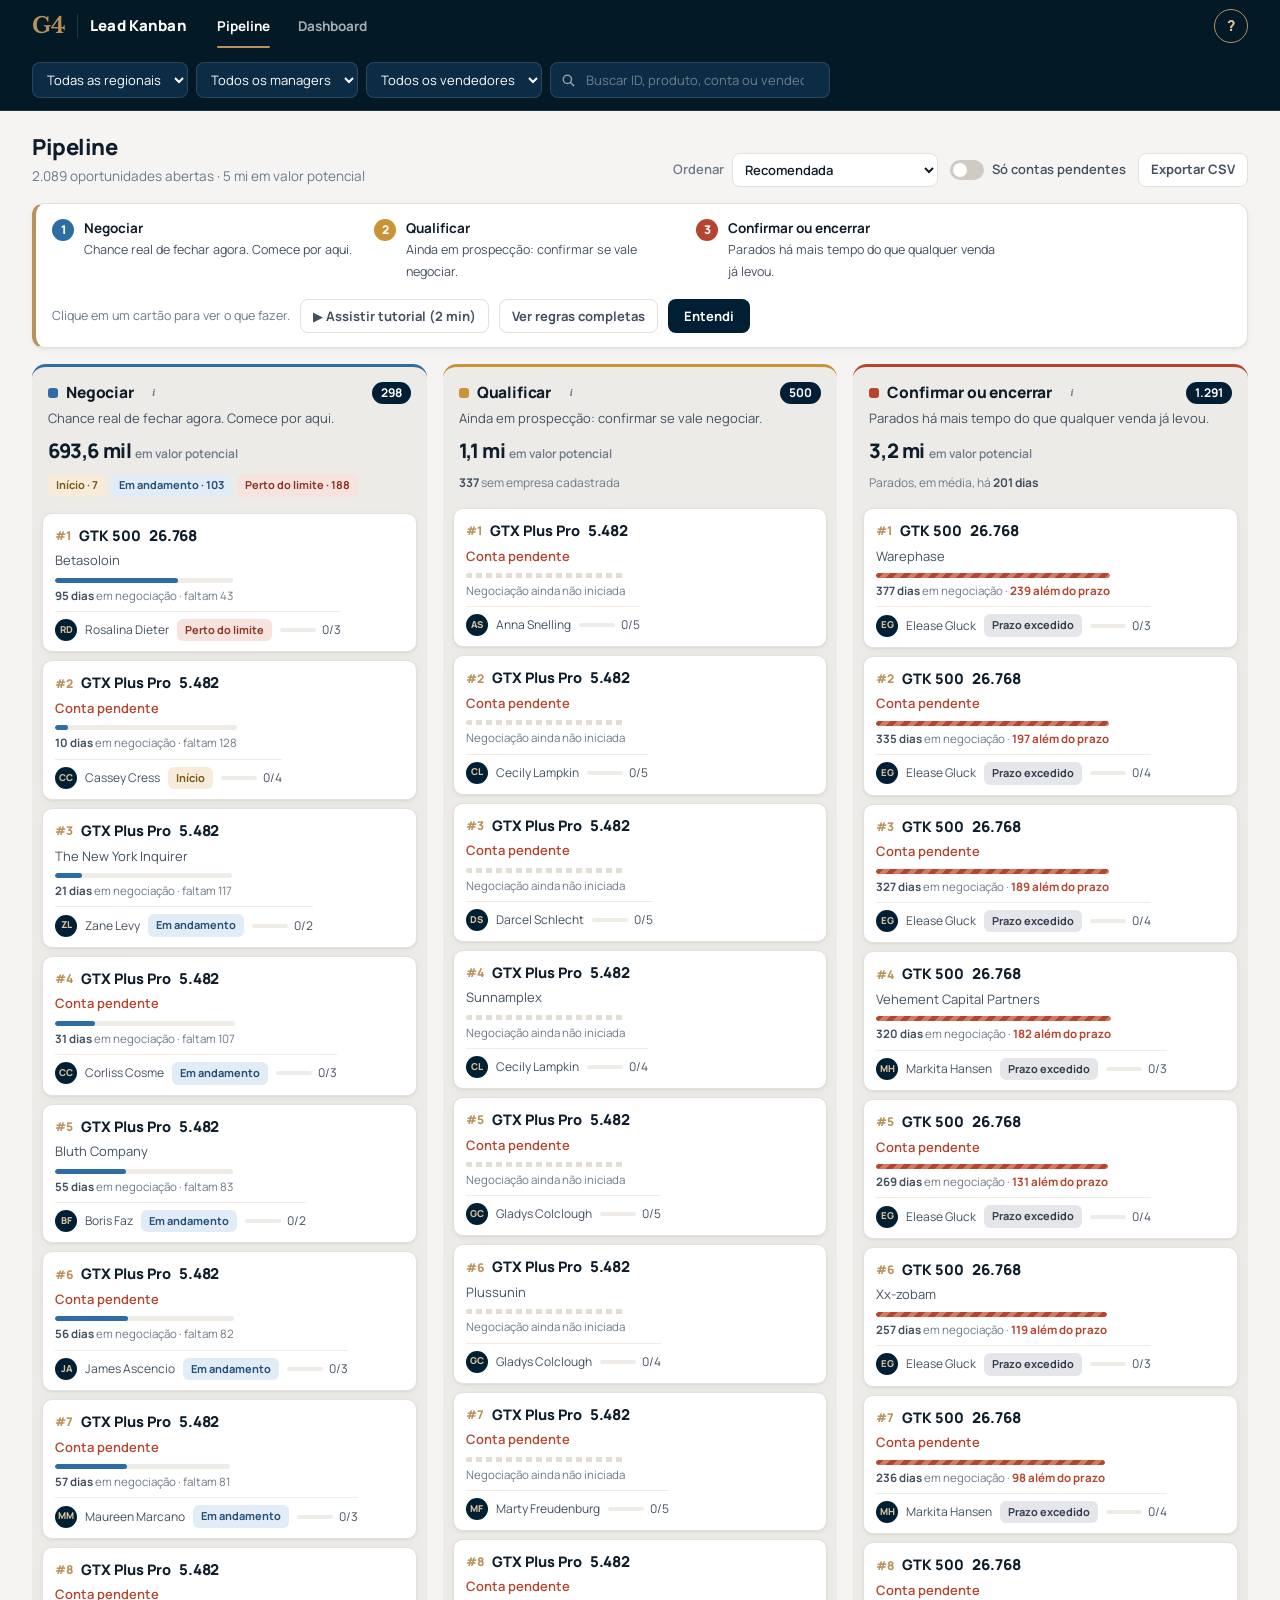
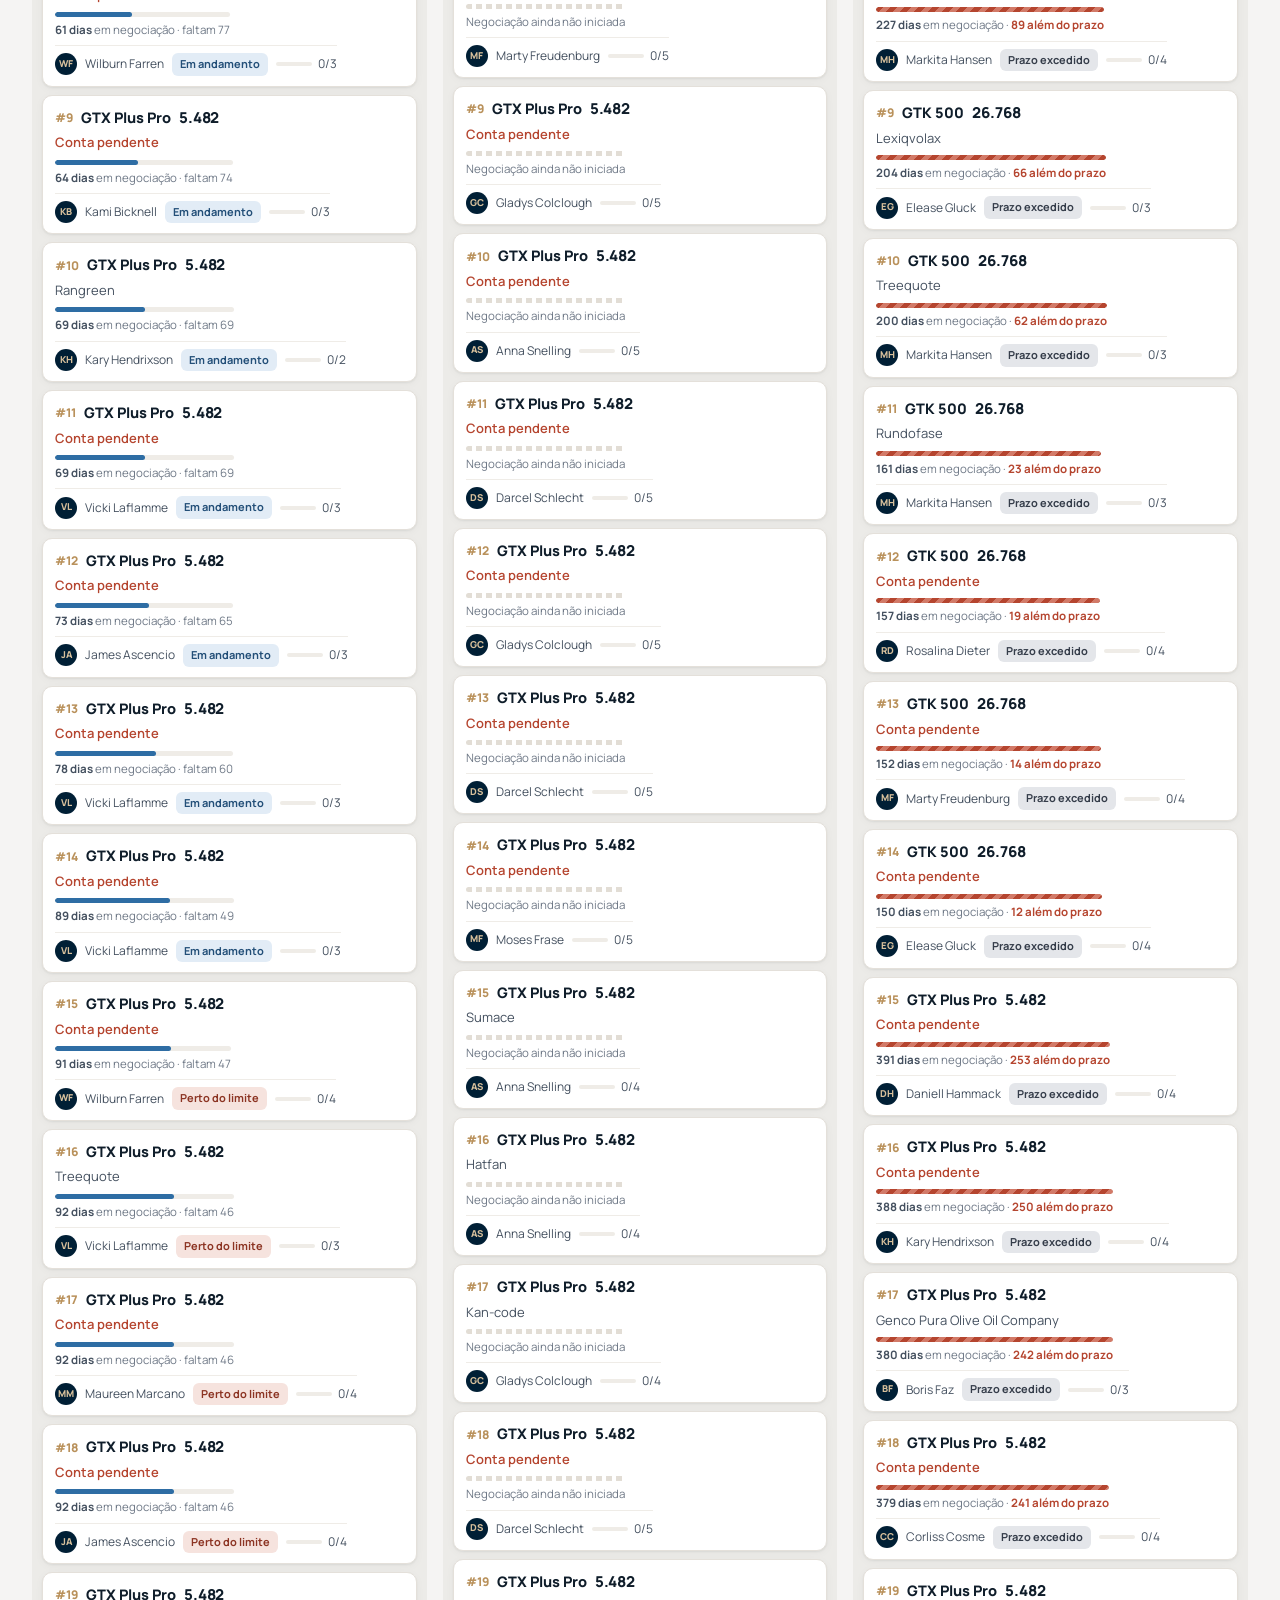
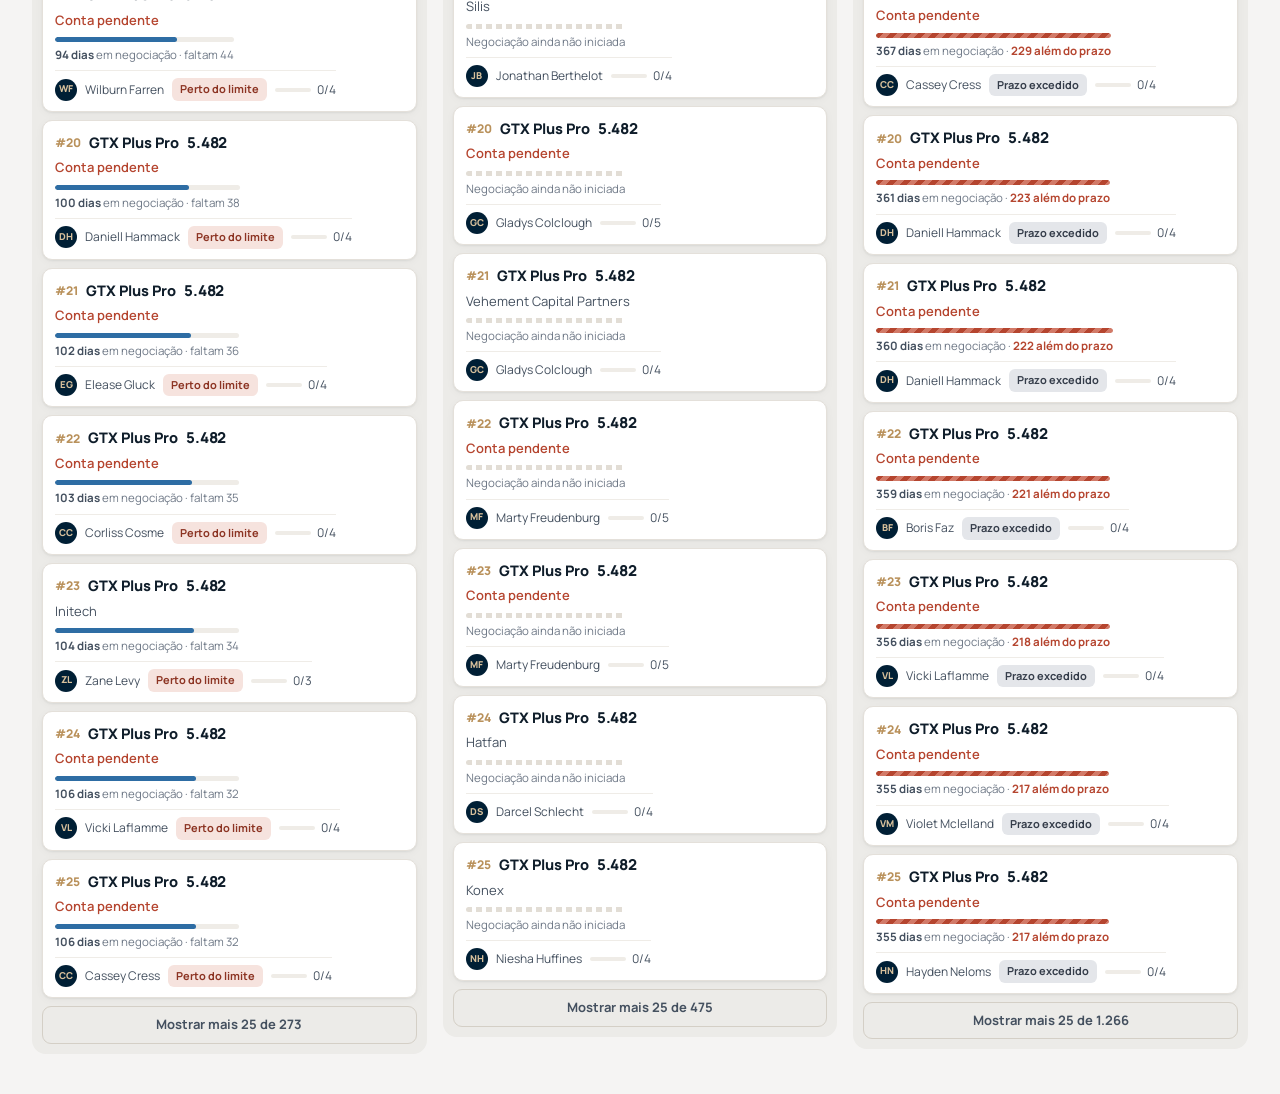
<file: index.html>
<!doctype html>
<html lang="pt-BR">
<head>
  <meta name="lead-kanban-static" content="1">
  <meta charset="utf-8">
  <meta name="viewport" content="width=device-width, initial-scale=1">
  <title>Lead Kanban · G4</title>
  <link rel="icon" href="data:image/svg+xml,%3Csvg xmlns=%27http://www.w3.org/2000/svg%27 viewBox=%270 0 32 32%27%3E%3Crect width=%2732%27 height=%2732%27 rx=%277%27 fill=%27%23031a26%27/%3E%3Ctext x=%2716%27 y=%2722%27 font-family=%27Georgia,serif%27 font-weight=%27700%27 font-size=%2716%27 text-anchor=%27middle%27 fill=%27%23b9915b%27%3EG4%3C/text%3E%3C/svg%3E">
  <link rel="preconnect" href="https://fonts.googleapis.com">
  <link rel="preconnect" href="https://fonts.gstatic.com" crossorigin>
  <link rel="stylesheet" href="https://fonts.googleapis.com/css2?family=Libre+Baskerville:wght@700&family=Manrope:wght@400;500;600;700;800&display=swap">
  <link rel="stylesheet" href="styles.css">
</head>
<body>
  <header class="nav">
    <div class="nav-row">
      <a class="brand" href="#/pipeline" aria-label="Lead Kanban, início">
        <span class="brand-mark">G4</span>
        <span class="brand-divider" aria-hidden="true"></span>
        <span class="brand-name">Lead Kanban</span>
      </a>
      <nav class="tabs" aria-label="Seções">
        <a href="#/pipeline" data-view="pipeline">Pipeline</a>
        <a href="#/dashboard" data-view="dashboard">Dashboard</a>
      </nav>
      <button type="button" class="filters-toggle" id="filters-toggle" aria-expanded="false" aria-controls="filters">
        Filtros <span id="filters-count"></span>
      </button>
      <form class="nav-filters" id="filters" autocomplete="off" onsubmit="return false">
        <label class="nav-field"><span class="sr-only">Regional</span><select id="f-region"></select></label>
        <label class="nav-field"><span class="sr-only">Manager</span><select id="f-manager"></select></label>
        <label class="nav-field"><span class="sr-only">Vendedor</span><select id="f-agent"></select></label>
        <label class="nav-field nav-search">
          <span class="sr-only">Buscar</span>
          <svg aria-hidden="true" viewBox="0 0 20 20" width="15" height="15"><circle cx="8.5" cy="8.5" r="5.5" fill="none" stroke="currentColor" stroke-width="2"/><path d="M13 13l4 4" stroke="currentColor" stroke-width="2" stroke-linecap="round"/></svg>
          <input id="f-search" type="search" placeholder="Buscar ID, produto, conta ou vendedor">
        </label>
        <button type="button" class="nav-clear" id="f-clear" title="Limpar filtros">Limpar</button>
      </form>
      <button type="button" class="help-btn" id="open-help" aria-label="Tutorial de uso e regras do sistema" title="Tutorial de uso e regras (tecla ?)">?</button>
    </div>
  </header>

  <main id="view-pipeline" class="view">
    <div class="page-head">
      <div>
        <h1>Pipeline</h1>
        <p class="page-sub" id="pipeline-summary"></p>
      </div>
      <div class="page-tools">
        <label class="tool-field">
          <span>Ordenar</span>
          <select id="f-sort">
            <option value="recommended">Recomendada</option>
            <option value="recent">Negociação mais recente</option>
            <option value="oldest">Mais tempo em negociação</option>
          </select>
        </label>
        <label class="toggle">
          <input id="f-missing" type="checkbox">
          <span class="toggle-track" aria-hidden="true"></span>
          <span>Só contas pendentes</span>
        </label>
        <button type="button" class="ghost-btn" id="export-pipeline">Exportar CSV</button>
      </div>
    </div>
    <section class="guide" id="pipeline-guide" aria-label="Como usar o quadro" hidden></section>
    <div class="board" id="board" aria-busy="true"><div class="loading">Carregando oportunidades…</div></div>
  </main>

  <main id="view-dashboard" class="view" hidden>
    <div class="page-head">
      <div>
        <h1>Dashboard</h1>
        <p class="page-sub" id="dashboard-summary"></p>
      </div>
      <div class="page-tools">
        <div class="segmented" role="radiogroup" aria-label="Agrupar por" id="group-by">
          <button type="button" role="radio" data-group="region">Regional</button>
          <button type="button" role="radio" data-group="manager">Manager</button>
          <button type="button" role="radio" data-group="agent">Vendedor</button>
        </div>
        <button type="button" class="ghost-btn" id="export-dashboard">Exportar CSV</button>
      </div>
    </div>
    <div id="dashboard"></div>
  </main>

  <div class="tooltip" id="tooltip" role="tooltip" hidden></div>

  <dialog class="modal" id="deal-modal" aria-labelledby="deal-title">
    <div class="modal-shell" id="deal-content"></div>
  </dialog>

  <dialog class="modal modal-wide" id="help-modal" aria-labelledby="help-title">
    <div class="modal-shell" id="help-content"></div>
  </dialog>

  <script type="module" src="js/main.js"></script>
</body>
</html>
</file>
<file: styles.css>
/* Lead Kanban · identidade G4: marinho profundo, dourado e off-white.
   Cores das colunas validadas para daltonismo (ver js/terms.js). */
:root {
  --navy-900: #031a26;
  --navy-800: #001f35;
  --navy-700: #0b2c44;
  --navy-line: rgba(255, 255, 255, .12);
  --gold: #b9915b;
  --gold-soft: #d8c19c;
  --paper: #f5f4f3;
  --card: #ffffff;
  --sunken: #ecebe8;
  --ink: #0f1d2a;
  --ink-2: #44505f;
  --ink-3: #6f7987;
  --line: #e4e0da;
  --line-soft: #efece7;
  --negociar: #2e6da4;
  --qualificar: #c99436;
  --encerrar: #b5452f;
  --radius: 12px;
  --shadow: 0 1px 2px rgba(3, 26, 38, .06), 0 2px 8px rgba(3, 26, 38, .04);
  --shadow-hover: 0 2px 4px rgba(3, 26, 38, .08), 0 10px 24px rgba(3, 26, 38, .10);
  --sans: "Manrope", system-ui, -apple-system, "Segoe UI", Roboto, sans-serif;
  --serif: "Libre Baskerville", Georgia, serif;
  --nav-h: 60px;
}

* { box-sizing: border-box; }
html, body { margin: 0; }
body { background: var(--paper); color: var(--ink); font: 14.5px/1.5 var(--sans); -webkit-font-smoothing: antialiased; }
button, input, select { font: inherit; color: inherit; }
button { cursor: pointer; }
[hidden] { display: none !important; }
:focus-visible { outline: 2px solid var(--gold); outline-offset: 2px; }
.sr-only { position: absolute; width: 1px; height: 1px; overflow: hidden; clip: rect(0 0 0 0); white-space: nowrap; }

/* ---------- Barra superior fixa ---------- */
.nav { position: sticky; top: 0; z-index: 30; background: var(--navy-900); color: #fff; border-bottom: 1px solid var(--navy-line); }
.nav-row { display: flex; align-items: center; gap: 18px; min-height: var(--nav-h); padding: 8px clamp(16px, 2.5vw, 32px); max-width: 1760px; margin: 0 auto; }
.brand { display: flex; align-items: center; gap: 12px; color: #fff; text-decoration: none; flex: none; }
.brand-mark { font-family: var(--serif); font-weight: 700; font-size: 22px; color: var(--gold); letter-spacing: -.02em; line-height: 1; }
.brand-divider { width: 1px; height: 24px; background: var(--navy-line); }
.brand-name { font-weight: 800; font-size: 15px; letter-spacing: .01em; }
.tabs { display: flex; gap: 4px; flex: none; }
.tabs a {
  color: rgba(255, 255, 255, .65); text-decoration: none; font-weight: 700; font-size: 13.5px;
  padding: 8px 12px; border-radius: 8px; position: relative;
}
.tabs a:hover { color: #fff; background: rgba(255, 255, 255, .06); }
.tabs a.is-active { color: #fff; }
.tabs a.is-active::after { content: ""; position: absolute; left: 12px; right: 12px; bottom: -9px; height: 2px; background: var(--gold); border-radius: 2px; }
.nav-filters { display: flex; align-items: center; gap: 8px; margin-left: auto; flex: 1 1 auto; justify-content: flex-end; min-width: 0; }
.nav-field select, .nav-search {
  height: 36px; border-radius: 8px; background: var(--navy-700); border: 1px solid var(--navy-line); color: #fff;
}
.nav-field select { padding: 0 10px; max-width: 190px; min-width: 0; font-size: 13px; }
.nav-field select.is-set { border-color: var(--gold); }
.nav-field select:focus, .nav-search:focus-within { outline: none; border-color: var(--gold); }
.nav-search { display: flex; align-items: center; gap: 8px; padding: 0 10px; width: 280px; color: rgba(255, 255, 255, .55); }
.nav-search input { flex: 1; min-width: 0; background: transparent; border: 0; color: #fff; outline: none; font-size: 13px; }
.nav-search input::placeholder { color: rgba(255, 255, 255, .4); }
.nav-clear { height: 36px; background: none; border: 0; color: var(--gold-soft); font-size: 13px; font-weight: 700; padding: 0 6px; }
.help-btn {
  flex: none; width: 34px; height: 34px; border-radius: 50%; border: 1px solid var(--gold); background: transparent;
  color: var(--gold-soft); font-weight: 800; font-size: 15px;
}
.help-btn:hover { background: var(--gold); color: var(--navy-900); }
.filters-toggle { display: none; }
.info {
  display: inline-grid; place-items: center; width: 16px; height: 16px; margin-left: 4px; padding: 0; flex: none;
  border-radius: 50%; border: 0; background: var(--sunken); color: var(--ink-3);
  font: italic 700 10.5px/1 Georgia, serif; cursor: help; vertical-align: 1px;
}
.info:hover, .info:focus-visible { background: var(--navy-800); color: #fff; }
.primary-btn { height: 34px; padding: 0 16px; border-radius: 8px; border: 0; background: var(--navy-800); color: #fff; font-size: 13px; font-weight: 700; }
.primary-btn:hover { background: var(--navy-700); }
.guide {
  display: flex; align-items: center; gap: 18px; flex-wrap: wrap; justify-content: space-between;
  background: var(--card); border: 1px solid var(--line); border-left: 4px solid var(--gold);
  border-radius: var(--radius); padding: 14px 16px; margin-bottom: 16px; box-shadow: var(--shadow);
}
.guide-steps { display: flex; gap: 22px; flex-wrap: wrap; }
.guide-step { display: flex; gap: 10px; align-items: flex-start; max-width: 300px; }
.guide-step strong { display: block; font-size: 13.5px; }
.guide-step span:not(.guide-num) { font-size: 12.5px; color: var(--ink-2); }
.guide-num { flex: none; width: 22px; height: 22px; border-radius: 50%; color: #fff; font-size: 12px; font-weight: 800; display: grid; place-items: center; margin-top: 1px; }
.guide-actions { display: flex; align-items: center; gap: 10px; flex-wrap: wrap; font-size: 12.5px; color: var(--ink-3); }

/* ---------- Cabeçalho de página ---------- */
.view { max-width: 1760px; margin: 0 auto; padding: 20px clamp(16px, 2.5vw, 32px) 40px; }
.page-head { display: flex; align-items: flex-end; justify-content: space-between; gap: 16px; flex-wrap: wrap; margin-bottom: 16px; }
.page-head h1 { margin: 0; font-size: 22px; font-weight: 800; letter-spacing: -.02em; }
.page-sub { margin: 2px 0 0; color: var(--ink-3); font-size: 13.5px; }
.page-tools { display: flex; align-items: center; gap: 12px; flex-wrap: wrap; }
.tool-field { display: flex; align-items: center; gap: 8px; font-size: 13px; color: var(--ink-3); font-weight: 600; }
.tool-field select { height: 34px; border-radius: 8px; border: 1px solid var(--line); background: var(--card); padding: 0 8px; color: var(--ink); }
.toggle { display: flex; align-items: center; gap: 8px; font-size: 13px; font-weight: 600; color: var(--ink-2); cursor: pointer; user-select: none; }
.toggle input { position: absolute; opacity: 0; pointer-events: none; }
.toggle-track { width: 34px; height: 20px; border-radius: 999px; background: #cfcac2; position: relative; transition: background .15s; }
.toggle-track::after { content: ""; position: absolute; top: 3px; left: 3px; width: 14px; height: 14px; border-radius: 50%; background: #fff; transition: transform .15s; }
.toggle input:checked + .toggle-track { background: var(--navy-800); }
.toggle input:checked + .toggle-track::after { transform: translateX(14px); }
.toggle input:focus-visible + .toggle-track { outline: 2px solid var(--gold); outline-offset: 2px; }
.ghost-btn { height: 34px; padding: 0 12px; border-radius: 8px; border: 1px solid var(--line); background: var(--card); font-size: 13px; font-weight: 700; color: var(--ink-2); }
.ghost-btn:hover { border-color: #cfc8bd; color: var(--ink); }
.segmented { display: inline-flex; padding: 3px; border-radius: 9px; background: var(--sunken); }
.segmented button { border: 0; background: transparent; height: 28px; padding: 0 12px; border-radius: 7px; font-size: 13px; font-weight: 700; color: var(--ink-3); }
.segmented button[aria-checked="true"] { background: var(--card); color: var(--ink); box-shadow: var(--shadow); }

/* ---------- Tags ---------- */
.tags { display: flex; flex-wrap: wrap; gap: 5px; }
.tag { font-size: 11px; font-weight: 700; padding: 3px 8px; border-radius: 6px; white-space: nowrap; background: #eceef3; color: #4f5870; }
.tag-amber { background: #f6ecd9; color: #7a5717; }
.tag-blue { background: #e2ecf6; color: #234f78; }
.tag-brick { background: #f6e3de; color: #8c3423; }
.tag-dark { background: #e4e6ea; color: #353d4a; }
.tag-slate { background: #eceef3; color: #4f5870; }
.tag-outline { background: transparent; color: var(--encerrar); box-shadow: inset 0 0 0 1px #e8c4bb; }
.tag-ghost { background: rgba(255, 255, 255, .1); color: rgba(255, 255, 255, .9); }

/* ---------- Quadro ---------- */
.board { display: grid; grid-template-columns: repeat(3, minmax(300px, 1fr)); gap: 16px; align-items: start; }
.loading, .board-error { grid-column: 1 / -1; padding: 60px 20px; text-align: center; color: var(--ink-3); }
.board-error { color: var(--encerrar); }
.lane { background: var(--sunken); border-radius: 14px; padding: 10px; display: flex; flex-direction: column; gap: 10px; min-width: 0; border-top: 3px solid var(--lane); }
.lane-head { padding: 4px 6px 6px; }
.lane-title-row { display: flex; align-items: center; gap: 8px; }
.lane-key { display: inline-block; width: 10px; height: 10px; border-radius: 3px; background: var(--lane); flex: none; }
.lane-head h2 { margin: 0; font-size: 15.5px; font-weight: 800; letter-spacing: -.01em; }
.lane-count { margin-left: auto; background: var(--navy-800); color: #fff; font-size: 12px; font-weight: 700; padding: 2px 9px; border-radius: 999px; }
.lane-value { font-size: 20px; font-weight: 800; letter-spacing: -.02em; margin-top: 8px; }
.lane-value span { font-size: 12px; font-weight: 600; color: var(--ink-3); letter-spacing: 0; }
.lane-pitch { margin: 4px 0 0; font-size: 13px; color: var(--ink-2); }
.lane-meta { display: flex; flex-wrap: wrap; gap: 5px; margin-top: 8px; }
.meta-text { font-size: 12px; color: var(--ink-3); }
.meta-text b { color: var(--ink-2); }
.lane-list { display: flex; flex-direction: column; gap: 8px; }
.lane-empty { padding: 26px 14px; text-align: center; color: var(--ink-3); font-size: 13px; border: 1.5px dashed #d4cfc6; border-radius: 10px; }
.more-btn { border: 1px solid #d4cfc6; background: transparent; border-radius: 9px; padding: 8px; font-size: 13px; font-weight: 700; color: var(--ink-2); }
.more-btn:hover { background: var(--card); }
.more-inline { display: block; margin: 12px auto 0; padding: 7px 14px; }

.card {
  text-align: left; width: 100%; background: var(--card); border: 1px solid var(--line); border-radius: 10px;
  padding: 11px 12px 10px; box-shadow: var(--shadow); display: flex; flex-direction: column; gap: 7px;
  transition: transform .12s ease, box-shadow .12s ease, border-color .12s;
}
.card:hover { transform: translateY(-1px); box-shadow: var(--shadow-hover); border-color: #d6cfc4; }
.card.is-done { opacity: .6; }
.card-top { display: flex; align-items: center; gap: 8px; }
.card-rank { font-size: 12px; font-weight: 800; color: var(--gold); flex: none; }
.card-value { margin-left: auto; font-size: 15px; font-weight: 800; letter-spacing: -.01em; flex: none; }
.card-title { font-weight: 800; font-size: 14.5px; line-height: 1.25; min-width: 0; overflow: hidden; text-overflow: ellipsis; white-space: nowrap; }
.card-account { font-size: 13px; color: var(--ink-2); margin-top: -3px; }
.card-account.is-missing { color: var(--encerrar); font-weight: 600; }
.deadline { display: flex; flex-direction: column; gap: 4px; }
.deadline-track { height: 5px; border-radius: 5px; background: var(--line-soft); overflow: hidden; }
.deadline-track span { display: block; height: 100%; border-radius: 5px; background: var(--negociar); }
.deadline-track.is-over span { background: repeating-linear-gradient(135deg, var(--encerrar) 0 5px, #d27a68 5px 10px); }
.deadline-track.is-empty { background: repeating-linear-gradient(90deg, #e2ddd5 0 6px, transparent 6px 10px); }
.deadline-label { font-size: 11.5px; color: var(--ink-3); }
.deadline-label b { color: var(--ink-2); }
.deadline-label b.is-over { color: var(--encerrar); }
.card-foot { display: flex; align-items: center; gap: 8px; padding-top: 7px; border-top: 1px solid var(--line-soft); font-size: 12px; color: var(--ink-2); }
.avatar { width: 22px; height: 22px; border-radius: 50%; display: grid; place-items: center; background: var(--navy-800); color: var(--gold-soft); font-size: 9.5px; font-weight: 800; flex: none; }
.card-agent { overflow: hidden; text-overflow: ellipsis; white-space: nowrap; }
.card-foot .tag { flex: none; }
.progress { margin-left: auto; display: flex; align-items: center; gap: 6px; flex: none; }
.progress-bar { width: 36px; height: 4px; border-radius: 4px; background: var(--line-soft); overflow: hidden; }
.progress-bar span { display: block; height: 100%; background: var(--gold); }
.progress.is-complete { color: #2f7a4f; font-weight: 700; }
.progress.is-complete .progress-bar span { background: #2f7a4f; }

/* ---------- Modais ---------- */
.modal {
  padding: 0; border: 0; border-radius: 16px; width: min(960px, calc(100vw - 32px)); max-width: none;
  max-height: calc(100vh - 48px); background: var(--paper); color: var(--ink); box-shadow: 0 30px 80px rgba(3, 26, 38, .35);
}
.modal-wide { width: min(1180px, calc(100vw - 32px)); height: calc(100vh - 48px); }
.modal::backdrop { background: rgba(3, 26, 38, .55); backdrop-filter: blur(3px); }
.modal[open] { animation: pop .16s ease-out; }
@keyframes pop { from { opacity: 0; transform: translateY(8px) scale(.985); } }
.modal-shell { display: flex; flex-direction: column; max-height: calc(100vh - 48px); height: 100%; }
.modal-head { display: flex; align-items: flex-start; gap: 16px; padding: 20px 24px; background: var(--navy-900); color: #fff; border-top: 4px solid var(--lane, var(--gold)); }
.modal-head-main { min-width: 0; flex: 1; }
.kicker { display: flex; align-items: center; gap: 8px; margin: 0 0 4px; font-size: 11.5px; font-weight: 800; letter-spacing: .1em; text-transform: uppercase; color: var(--gold-soft); }
.modal-head h2 { margin: 0; font-size: 24px; font-weight: 800; letter-spacing: -.02em; }
.modal-sub { margin: 3px 0 0; color: rgba(255, 255, 255, .72); font-size: 14px; }
.modal-sub .is-missing { color: #f0a597; font-weight: 700; }
.head-stats { display: flex; flex-wrap: wrap; gap: 8px 22px; margin-top: 12px; }
.head-stats span { display: flex; flex-direction: column; }
.head-stats small { display: flex; align-items: center; gap: 4px; font-size: 11px; color: rgba(255, 255, 255, .6); font-weight: 600; }
.head-stats strong { font-size: 15px; }
.head-stats .info { background: rgba(255, 255, 255, .12); color: #fff; }
.ring { flex: none; position: relative; width: 80px; height: 80px; }
.ring-label { position: absolute; inset: 0; display: flex; flex-direction: column; align-items: center; justify-content: center; line-height: 1.05; }
.ring-label strong { font-size: 22px; font-weight: 800; }
.ring-label small { font-size: 9.5px; color: rgba(255, 255, 255, .65); margin-top: 3px; max-width: 54px; text-align: center; line-height: 1.15; }
.icon-btn { flex: none; width: 34px; height: 34px; border-radius: 50%; border: 1px solid var(--navy-line); background: transparent; color: #fff; font-size: 14px; }
.icon-btn:hover { background: rgba(255, 255, 255, .1); }
.modal-body { padding: 18px 24px; overflow-y: auto; flex: 1; }
.detail-grid { display: grid; grid-template-columns: 1.15fr 1fr; gap: 14px; }
.panel { background: var(--card); border: 1px solid var(--line); border-radius: var(--radius); padding: 14px 16px; }
.panel + .panel { margin-top: 14px; }
.panel h3 { margin: 0 0 10px; font-size: 12px; font-weight: 800; letter-spacing: .08em; text-transform: uppercase; color: var(--ink-2); display: flex; gap: 8px; }
.panel h3 .aside { margin-left: auto; font-size: 11.5px; letter-spacing: 0; text-transform: none; font-weight: 600; color: var(--ink-3); }
.next-action { background: #f6efe3; border-left: 3px solid var(--gold); border-radius: 0 8px 8px 0; padding: 9px 12px; font-size: 14px; margin-bottom: 10px; }
.checklist { list-style: none; margin: 0; padding: 0; }
.checklist label { display: flex; align-items: flex-start; gap: 10px; padding: 7px 8px; border-radius: 8px; cursor: pointer; }
.checklist label:hover { background: #f7f5f2; }
.checklist input { appearance: none; margin: 1px 0 0; width: 18px; height: 18px; flex: none; border: 1.5px solid #c9c2b6; border-radius: 5px; display: grid; place-items: center; cursor: pointer; }
.checklist input:checked { background: var(--navy-800); border-color: var(--navy-800); }
.checklist input:checked::after { content: "✓"; color: var(--gold-soft); font-size: 12px; font-weight: 800; line-height: 1; }
.checklist input:checked + span { text-decoration: line-through; color: var(--ink-3); }
.reasons { list-style: none; padding: 0; margin: 0; display: flex; flex-direction: column; gap: 10px; }
.reasons li + li { padding-top: 10px; border-top: 1px solid var(--line-soft); }
.reason-head { display: flex; align-items: baseline; gap: 10px; font-size: 13.5px; }
.reason-head span { margin-left: auto; font-weight: 800; white-space: nowrap; }
.reasons p { margin: 3px 0 0; font-size: 12.5px; color: var(--ink-2); }
.plain { margin: 0 0 12px; font-size: 14px; }
.ruler { margin: 30px 8px 6px; }
.ruler-track { position: relative; height: 10px; border-radius: 6px; background: repeating-linear-gradient(135deg, #e7e3dc 0 5px, #f1eee9 5px 10px); }
.ruler-in { position: absolute; left: 0; top: 0; bottom: 0; border-radius: 6px; background: #d9e5f1; }
.ruler-deal { position: absolute; top: 50%; width: 16px; height: 16px; border-radius: 50%; transform: translate(-50%, -50%); background: var(--negociar); box-shadow: 0 0 0 3px var(--card); }
.ruler-deal.is-over { background: var(--encerrar); }
.ruler-deal em { position: absolute; bottom: 20px; left: 50%; transform: translateX(-50%); font-style: normal; font-size: 11px; font-weight: 700; white-space: nowrap; color: var(--ink); }
.ruler-deal.is-right em { left: auto; right: -4px; transform: none; }
.ruler-scale { position: relative; height: 16px; font-size: 11px; color: var(--ink-3); margin-top: 6px; }
.ruler-scale span { position: absolute; top: 0; white-space: nowrap; }
.ruler-scale span + span { transform: translateX(-50%); font-weight: 700; color: var(--ink-2); }
.facts-list { list-style: none; margin: 10px 0 0; padding: 10px 0 0; border-top: 1px solid var(--line-soft); display: flex; flex-direction: column; gap: 4px; font-size: 12.5px; color: var(--ink-2); }
.facts-list b { display: inline-block; min-width: 58px; color: var(--ink); }
.compact-facts { margin-top: 12px; padding-top: 10px; border-top: 1px solid var(--line-soft); font-size: 12.5px; }
.note { font-size: 12px; color: var(--ink-3); margin: 10px 0 0; }
.facts { display: grid; grid-template-columns: auto 1fr; gap: 6px 14px; margin: 0; font-size: 13.5px; }
.facts dt { color: var(--ink-3); }
.facts dd { margin: 0; font-weight: 600; text-align: right; }
.alert { background: #f6e3de; color: #7e2e22; border-radius: 8px; padding: 10px 12px; font-size: 13px; }
.hist-row { display: flex; align-items: center; gap: 10px; font-size: 13px; }
.hist-row + .hist-row { margin-top: 8px; }
.hist-label { flex: 1; color: var(--ink-2); }
.wl { display: flex; gap: 2px; height: 8px; width: 80px; }
.wl .w { background: var(--negociar); border-radius: 4px 0 0 4px; }
.wl .l { background: #a3a9b3; border-radius: 0 4px 4px 0; }
.hist-nums { font-weight: 700; font-size: 12.5px; }
.hist-nums.is-muted { color: var(--ink-3); font-weight: 500; }
.modal-foot { display: flex; align-items: center; gap: 10px; padding: 12px 24px; border-top: 1px solid var(--line); background: var(--card); font-size: 12.5px; color: var(--ink-3); }
.kbd-hint { margin-left: auto; }
.nav-btn { border: 1px solid var(--line); background: var(--paper); border-radius: 8px; padding: 7px 12px; font-size: 13px; font-weight: 700; color: var(--ink); }
.nav-btn:disabled { opacity: .4; cursor: default; }

/* ---------- Dashboard ---------- */
.kpis { display: grid; grid-template-columns: repeat(4, minmax(0, 1fr)); gap: 12px; margin-bottom: 14px; }
.kpi { background: var(--card); border: 1px solid var(--line); border-radius: var(--radius); padding: 14px 16px; box-shadow: var(--shadow); }
.kpi-label { display: flex; align-items: center; gap: 7px; font-size: 12.5px; font-weight: 700; color: var(--ink-2); }
.kpi-value { font-size: 30px; font-weight: 800; letter-spacing: -.025em; margin-top: 4px; line-height: 1.15; }
.kpi-note { font-size: 12px; color: var(--ink-3); margin-top: 2px; }
.key { display: inline-block; width: 10px; height: 10px; border-radius: 3px; flex: none; margin-right: 6px; vertical-align: -1px; }
.kpi-label .key { margin-right: 0; }
.meter { height: 6px; border-radius: 6px; background: #d9e5f1; margin: 6px 0 4px; overflow: hidden; }
.meter span { display: block; height: 100%; background: var(--negociar); border-radius: 6px; }
.card-block { background: var(--card); border: 1px solid var(--line); border-radius: var(--radius); padding: 16px 18px; box-shadow: var(--shadow); margin-bottom: 14px; min-width: 0; }
.block-head { display: flex; align-items: flex-start; justify-content: space-between; gap: 16px; flex-wrap: wrap; margin-bottom: 12px; }
.block-head h2 { margin: 0; font-size: 15.5px; font-weight: 800; letter-spacing: -.01em; }
.block-head p { margin: 2px 0 0; font-size: 12.5px; color: var(--ink-3); }
.legend { display: flex; flex-wrap: wrap; gap: 6px 14px; font-size: 12.5px; color: var(--ink-2); }
.legend i { display: inline-block; width: 10px; height: 10px; border-radius: 3px; margin-right: 6px; vertical-align: -1px; }

.stack-chart { display: flex; flex-direction: column; gap: 6px; }
.stack-row { display: grid; grid-template-columns: minmax(120px, 200px) 1fr; align-items: center; gap: 12px; font-size: 13px; }
.stack-name { overflow: hidden; text-overflow: ellipsis; white-space: nowrap; color: var(--ink-2); font-weight: 600; }
.stack-track { display: flex; align-items: center; gap: 8px; border-left: 1px solid var(--line); min-height: 22px; }
.stack-bar { display: flex; gap: 2px; height: 16px; min-width: 2px; }
.seg { display: block; min-width: 2px; height: 100%; transition: filter .12s; }
.seg:last-child { border-radius: 0 4px 4px 0; }
.seg:hover, .seg:focus-visible { filter: brightness(1.12); outline: none; }
.stack-total { font-size: 12.5px; font-weight: 700; color: var(--ink-2); white-space: nowrap; }
.stack-total small { margin-left: 8px; font-weight: 600; color: var(--ink-3); }

.rank-grid { display: grid; grid-template-columns: repeat(4, minmax(0, 1fr)); gap: 12px; margin-bottom: 14px; }
.rank-grid .card-block { margin-bottom: 0; }
.rank-list { list-style: none; margin: 0; padding: 0; display: flex; flex-direction: column; gap: 10px; }
.rank-list li { display: grid; grid-template-columns: 18px 1fr auto; grid-template-rows: auto auto; gap: 2px 8px; align-items: center; }
.rank-pos { grid-row: 1 / 3; font-weight: 800; color: var(--gold); font-size: 13px; }
.rank-name { font-size: 13px; font-weight: 700; overflow: hidden; text-overflow: ellipsis; white-space: nowrap; }
.rank-name small, .rank-value small, .idle-list small { display: block; font-size: 11px; font-weight: 500; color: var(--ink-3); }
.rank-value { grid-row: 1 / 3; grid-column: 3; text-align: right; font-size: 13.5px; font-weight: 800; }
.rank-bar { grid-column: 2; height: 6px; border-radius: 0 3px 3px 0; background: var(--line-soft); overflow: hidden; }
.rank-bar span { display: block; height: 100%; border-radius: 0 3px 3px 0; }
.empty { color: var(--ink-3); font-size: 13px; margin: 0; }
.idle-list { list-style: none; margin: 0; padding: 0; display: flex; flex-direction: column; gap: 8px; max-height: 260px; overflow-y: auto; }
.idle-list li { display: flex; justify-content: space-between; gap: 8px; font-size: 13px; font-weight: 700; }
.idle-meta { font-size: 11.5px; font-weight: 600; color: var(--ink-3); text-align: right; }

.facts-grid { display: grid; grid-template-columns: repeat(4, minmax(0, 1fr)); gap: 12px; }
.fact { position: relative; display: flex; flex-direction: column; background: var(--paper); border-radius: 10px; padding: 16px 16px 14px; }
.fact-step { position: absolute; top: 14px; right: 14px; width: 22px; height: 22px; border-radius: 50%; background: var(--card); color: var(--gold); font-size: 12px; font-weight: 800; display: grid; place-items: center; }
.fact-number { font-size: 34px; font-weight: 800; letter-spacing: -.03em; line-height: 1.1; }
.fact-text { margin: 4px 0 14px; font-size: 13.5px; color: var(--ink-2); min-height: 40px; }
.fact-visual { margin-top: auto; }
.fact-conclusion { margin: 14px 0 0; padding-top: 10px; border-top: 1px solid var(--line); font-size: 12.5px; color: var(--ink); }
.fact-conclusion::before { content: "→ "; color: var(--gold); font-weight: 800; }
.split-bar { display: flex; gap: 2px; height: 26px; }
.split-bar span { display: flex; align-items: center; justify-content: center; color: #fff; font-size: 12px; font-weight: 800; white-space: nowrap; overflow: hidden; min-width: 28px; }
.split-bar .split-a { border-radius: 4px 0 0 4px; }
.split-bar .split-b { border-radius: 0 4px 4px 0; }
.split-bar .is-hatched { background: repeating-linear-gradient(135deg, #dcd7cf 0 5px, #ebe7e1 5px 10px); color: var(--ink-2); }
.split-legend { display: flex; justify-content: space-between; gap: 8px; margin-top: 5px; font-size: 11.5px; color: var(--ink-3); }
.mini-cols { display: grid; grid-template-columns: repeat(4, 1fr); gap: 6px; align-items: end; }
.mini-col { display: flex; flex-direction: column; align-items: center; gap: 4px; }
.mini-val { font-size: 12.5px; font-weight: 800; }
.mini-bar { display: flex; align-items: flex-end; width: 100%; max-width: 30px; height: 56px; border-bottom: 1px solid var(--line); }
.mini-bar span { display: block; width: 100%; border-radius: 4px 4px 0 0; min-height: 0; }
.mini-label { font-size: 11px; color: var(--ink-3); text-align: center; line-height: 1.2; }
.mini-caption { text-align: center; font-size: 11px; color: var(--ink-3); margin-top: 2px; }
.compare { display: flex; flex-direction: column; gap: 8px; }
.compare > div { display: grid; grid-template-columns: 92px 1fr auto; align-items: center; gap: 8px; font-size: 12.5px; color: var(--ink-2); }
.compare b { color: var(--ink); }
.compare-bar { height: 12px; }
.compare-bar span { display: block; height: 100%; border-radius: 0 4px 4px 0; }
.more-data { margin-top: 14px; border-top: 1px solid var(--line-soft); padding-top: 10px; }
.more-data summary { cursor: pointer; font-size: 13px; font-weight: 700; color: var(--ink-2); width: fit-content; }
.more-data summary:hover { color: var(--ink); }
.histo-grid { display: grid; grid-template-columns: 1fr 1fr; gap: 28px; margin-top: 12px; }
.chart-title { margin: 0 0 6px; font-size: 13.5px; font-weight: 800; }
.chart-note { margin: 4px 0 0; font-size: 12.5px; color: var(--ink-2); }
.histo-wrap { display: grid; grid-template-columns: 40px 1fr; margin-top: 8px; }
.histo { position: relative; display: flex; align-items: flex-end; gap: 2px; height: 110px; border-bottom: 1px solid var(--line); border-left: 1px solid var(--line); }
.histo-col { flex: 1; height: 100%; display: flex; flex-direction: column-reverse; gap: 2px; justify-content: flex-start; min-width: 0; }
.histo-col:hover .histo-seg, .histo-col:focus-visible .histo-seg { filter: brightness(1.12); }
.histo-col:focus-visible { outline: none; background: rgba(46, 109, 164, .06); }
.histo-seg { display: block; width: 100%; max-width: 24px; margin: 0 auto; min-height: 2px; }
.histo-col .histo-seg:last-child { border-radius: 4px 4px 0 0; }
.histo-max { font-size: 11px; color: var(--ink-3); text-align: right; padding-right: 6px; line-height: 1; }
.histo-limit { position: absolute; top: -6px; bottom: 0; width: 0; border-left: 2px solid var(--ink); }
.histo-axis { position: relative; height: 18px; font-size: 11px; color: var(--ink-3); margin: 0 0 14px 40px; }
.histo-axis span { position: absolute; top: 3px; }
.histo-axis .mid { transform: translateX(-50%); color: var(--ink); font-weight: 700; white-space: nowrap; }
.histo-axis .end { right: 0; }

.table-wrap { overflow-x: auto; }
.data-table { width: 100%; border-collapse: collapse; font-size: 13px; }
.data-table th, .data-table td { padding: 8px 10px; border-bottom: 1px solid var(--line-soft); text-align: left; white-space: nowrap; }
.data-table thead th { font-size: 11.5px; color: var(--ink-3); font-weight: 700; border-bottom: 1px solid var(--line); vertical-align: bottom; }
.data-table thead button { background: none; border: 0; padding: 0; font-weight: 800; color: var(--ink-2); text-align: right; }
.data-table thead button small { display: block; font-weight: 600; color: var(--ink-3); }
.data-table thead button.is-sorted { color: var(--ink); }
.data-table tbody th { font-weight: 700; }
.data-table .num { text-align: right; font-variant-numeric: tabular-nums; }
.data-table tbody tr:hover { background: #faf9f7; }
.data-table tr.is-current th, .data-table tr.is-current td { background: #eef4fa; font-weight: 800; }

.tooltip { position: fixed; z-index: 60; pointer-events: none; background: var(--navy-900); color: #fff; border-radius: 8px; padding: 8px 10px; font-size: 12px; box-shadow: 0 8px 24px rgba(3, 26, 38, .3); min-width: 160px; }
.tooltip.is-text { max-width: 280px; min-width: 0; font-size: 12.5px; line-height: 1.45; padding: 9px 11px; }
.tt-title { font-weight: 700; color: rgba(255, 255, 255, .75); margin-bottom: 4px; }
.tt-row { display: grid; grid-template-columns: 12px auto 1fr; gap: 6px; align-items: center; }
.tt-row i { width: 12px; height: 2px; border-radius: 2px; }
.tt-row strong { font-size: 13px; }
.tt-row span { color: rgba(255, 255, 255, .7); }

/* ---------- Procedimento ---------- */
.help-head { border-top-color: var(--gold); }
.help-body { flex: 1; display: grid; grid-template-columns: 220px 1fr; min-height: 0; }
.help-toc { border-right: 1px solid var(--line); padding: 16px 10px; overflow-y: auto; background: var(--card); }
.help-toc a { display: flex; gap: 10px; padding: 7px 10px; border-radius: 8px; text-decoration: none; color: var(--ink-2); font-size: 13px; font-weight: 600; }
.help-toc a:hover { background: var(--paper); color: var(--ink); }
.help-toc a span { color: var(--gold); font-weight: 800; }
.help-content { overflow-y: auto; padding: 8px 28px 40px; scroll-behavior: smooth; }
.help-section { padding: 22px 0; border-bottom: 1px solid var(--line); }
.help-section:last-child { border-bottom: 0; }
.help-section h3 { display: flex; gap: 10px; align-items: baseline; margin: 0 0 12px; font-size: 18px; font-weight: 800; letter-spacing: -.01em; }
.help-section h3 span { font-size: 13px; color: var(--gold); }
.help-section p { margin: 0 0 10px; color: var(--ink-2); }
.help-section .lead { font-size: 15px; color: var(--ink); }
.lane-cards { display: grid; grid-template-columns: repeat(3, 1fr); gap: 12px; }
.lane-card { background: var(--card); border: 1px solid var(--line); border-top: 4px solid var(--lane); border-radius: 10px; padding: 14px; }
.lane-card h4 { display: flex; align-items: center; gap: 8px; margin: 0 0 4px; font-size: 15px; }
.lane-card-rule { font-weight: 700; color: var(--ink) !important; font-size: 13px; }
.lane-card p { font-size: 13px; margin: 0 0 6px; }

.flow { display: flex; flex-direction: column; align-items: center; padding: 18px; background: var(--card); border: 1px solid var(--line); border-radius: 12px; margin: 6px 0 10px; }
.flow-node { padding: 10px 16px; border-radius: 10px; font-weight: 800; font-size: 13.5px; text-align: center; }
.flow-start { background: var(--navy-800); color: #fff; }
.flow-question { background: #f6efe3; border: 1.5px solid var(--gold); color: var(--ink); }
.flow-result { background: var(--lane); color: #fff; min-width: 150px; }
.flow-arrow { width: 2px; height: 18px; background: #c9c2b6; position: relative; margin: 2px 0; }
.flow-arrow::after { content: ""; position: absolute; bottom: -4px; left: -4px; border: 5px solid transparent; border-top-color: #c9c2b6; border-bottom: 0; }
.flow-split { display: flex; gap: 24px; justify-content: center; align-items: flex-start; margin-top: 4px; padding-top: 12px; border-top: 2px solid #c9c2b6; width: 100%; }
.flow-branch { display: flex; flex-direction: column; align-items: center; flex: 1; }
.flow-branch-wide { flex: 2; }
.flow-label { font-size: 12px; font-weight: 700; color: var(--ink-2); background: var(--paper); border-radius: 999px; padding: 2px 10px; }

.phase-ruler { background: var(--card); border: 1px solid var(--line); border-radius: 12px; padding: 34px 18px 16px; }
.phase-track { position: relative; display: flex; gap: 2px; height: 14px; }
.phase-seg { display: block; height: 100%; padding: 0; border-radius: 0; }
.phase-seg:first-child { border-radius: 4px 0 0 4px; }
.phase-seg.is-over { border-radius: 0 4px 4px 0; background: repeating-linear-gradient(135deg, #d9dbe0 0 5px, #e8e9ec 5px 10px); }
.phase-mark { position: absolute; top: -8px; bottom: -8px; border-left: 2px solid var(--ink); }
.phase-mark em { position: absolute; bottom: 100%; left: -2px; font-style: normal; font-size: 11px; font-weight: 700; white-space: nowrap; color: var(--ink-2); margin-bottom: 2px; }
.phase-mark.is-low em { bottom: auto; top: 100%; margin: 2px 0 0; }
.phase-legend { display: grid; grid-template-columns: repeat(4, 1fr); gap: 12px; margin-top: 30px; }
.phase-legend b { display: block; font-size: 13px; margin: 6px 0 2px; }
.phase-legend p { font-size: 12.5px; margin: 0; }
.help-table td ul { margin: 0; padding-left: 16px; }
.help-table td, .help-table th { white-space: normal; vertical-align: top; }
.help-table tbody th { min-width: 180px; }
.checks { margin: 0; padding-left: 18px; color: var(--ink-2); display: flex; flex-direction: column; gap: 6px; }
.checks + p, .table-wrap + p { margin-top: 12px; }
.defs { display: grid; grid-template-columns: repeat(2, 1fr); gap: 10px; margin: 0; }
.defs div { background: var(--card); border: 1px solid var(--line); border-radius: 10px; padding: 12px 14px; }
.defs dt { font-weight: 800; font-size: 13.5px; display: flex; align-items: center; }
.defs dd { margin: 4px 0 0; font-size: 13px; color: var(--ink-2); }
.feature-grid { display: grid; grid-template-columns: repeat(3, 1fr); gap: 10px; }
.feature { background: var(--card); border: 1px solid var(--line); border-radius: 10px; padding: 12px 14px; }
.feature h4 { margin: 0 0 4px; font-size: 13.5px; }
.feature p { margin: 0; font-size: 12.5px; }

/* ---------- Responsivo ---------- */
@media (max-width: 1320px) {
  .nav-row { flex-wrap: wrap; }
  .nav-filters { order: 3; flex-basis: 100%; justify-content: flex-start; padding-bottom: 4px; }
  .help-btn { margin-left: auto; }
  .tabs a.is-active::after { bottom: -4px; }
  .rank-grid { grid-template-columns: repeat(2, minmax(0, 1fr)); }
}
@media (max-width: 1100px) {
  .board { grid-template-columns: repeat(3, minmax(290px, 84vw)); overflow-x: auto; scroll-snap-type: x mandatory; padding-bottom: 8px; }
  .lane { scroll-snap-align: start; }
  .kpis { grid-template-columns: repeat(2, minmax(0, 1fr)); }
  .facts-grid { grid-template-columns: repeat(2, minmax(0, 1fr)); }
  .histo-grid { grid-template-columns: 1fr; }
  .lane-cards, .feature-grid { grid-template-columns: 1fr 1fr; }
}
@media (max-width: 760px) {
  .nav-row { gap: 10px; }
  .brand-divider, .brand-name { display: none; }
  .filters-toggle { display: inline-flex; align-items: center; gap: 4px; height: 34px; padding: 0 12px; border-radius: 8px; border: 1px solid var(--navy-line); background: transparent; color: #fff; font-size: 13px; font-weight: 700; margin-left: auto; }
  .filters-toggle span { color: var(--gold-soft); }
  .help-btn { margin-left: 0; }
  .nav-filters { display: none; flex-direction: column; align-items: stretch; }
  .nav-filters.is-open { display: flex; }
  .nav-field select, .nav-search { width: 100%; max-width: none; }
  .rank-grid, .lane-cards, .feature-grid, .defs, .phase-legend, .facts-grid { grid-template-columns: 1fr; }
  .guide-actions span { display: none; }
  .stack-row { grid-template-columns: 96px 1fr; }
  .detail-grid { grid-template-columns: 1fr; }
  .modal, .modal-wide { width: 100vw; height: 100dvh; max-height: 100dvh; border-radius: 0; margin: 0; }
  .modal-shell { max-height: 100dvh; }
  .modal-head { padding: 16px; flex-wrap: wrap; }
  .ring { width: 64px; height: 64px; }
  .modal-body { padding: 14px; }
  .modal-foot { padding: 10px 14px; }
  .kbd-hint { display: none; }
  .modal-foot { justify-content: flex-end; }
  .help-body { grid-template-columns: 1fr; }
  .help-toc { display: none; }
  .help-content { padding: 4px 16px 32px; }
}

/* Tutorial em vídeo (primeira seção do procedimento) */
.tutorial-video { margin: 0; }
.tutorial-video video {
  display: block; width: 100%; aspect-ratio: 16 / 9; border-radius: 12px;
  background: #031a26; box-shadow: 0 10px 30px rgba(3, 26, 38, .18);
}
.tutorial-video figcaption { margin-top: 10px; font-size: 13px; color: var(--ink-2); }
</file>
